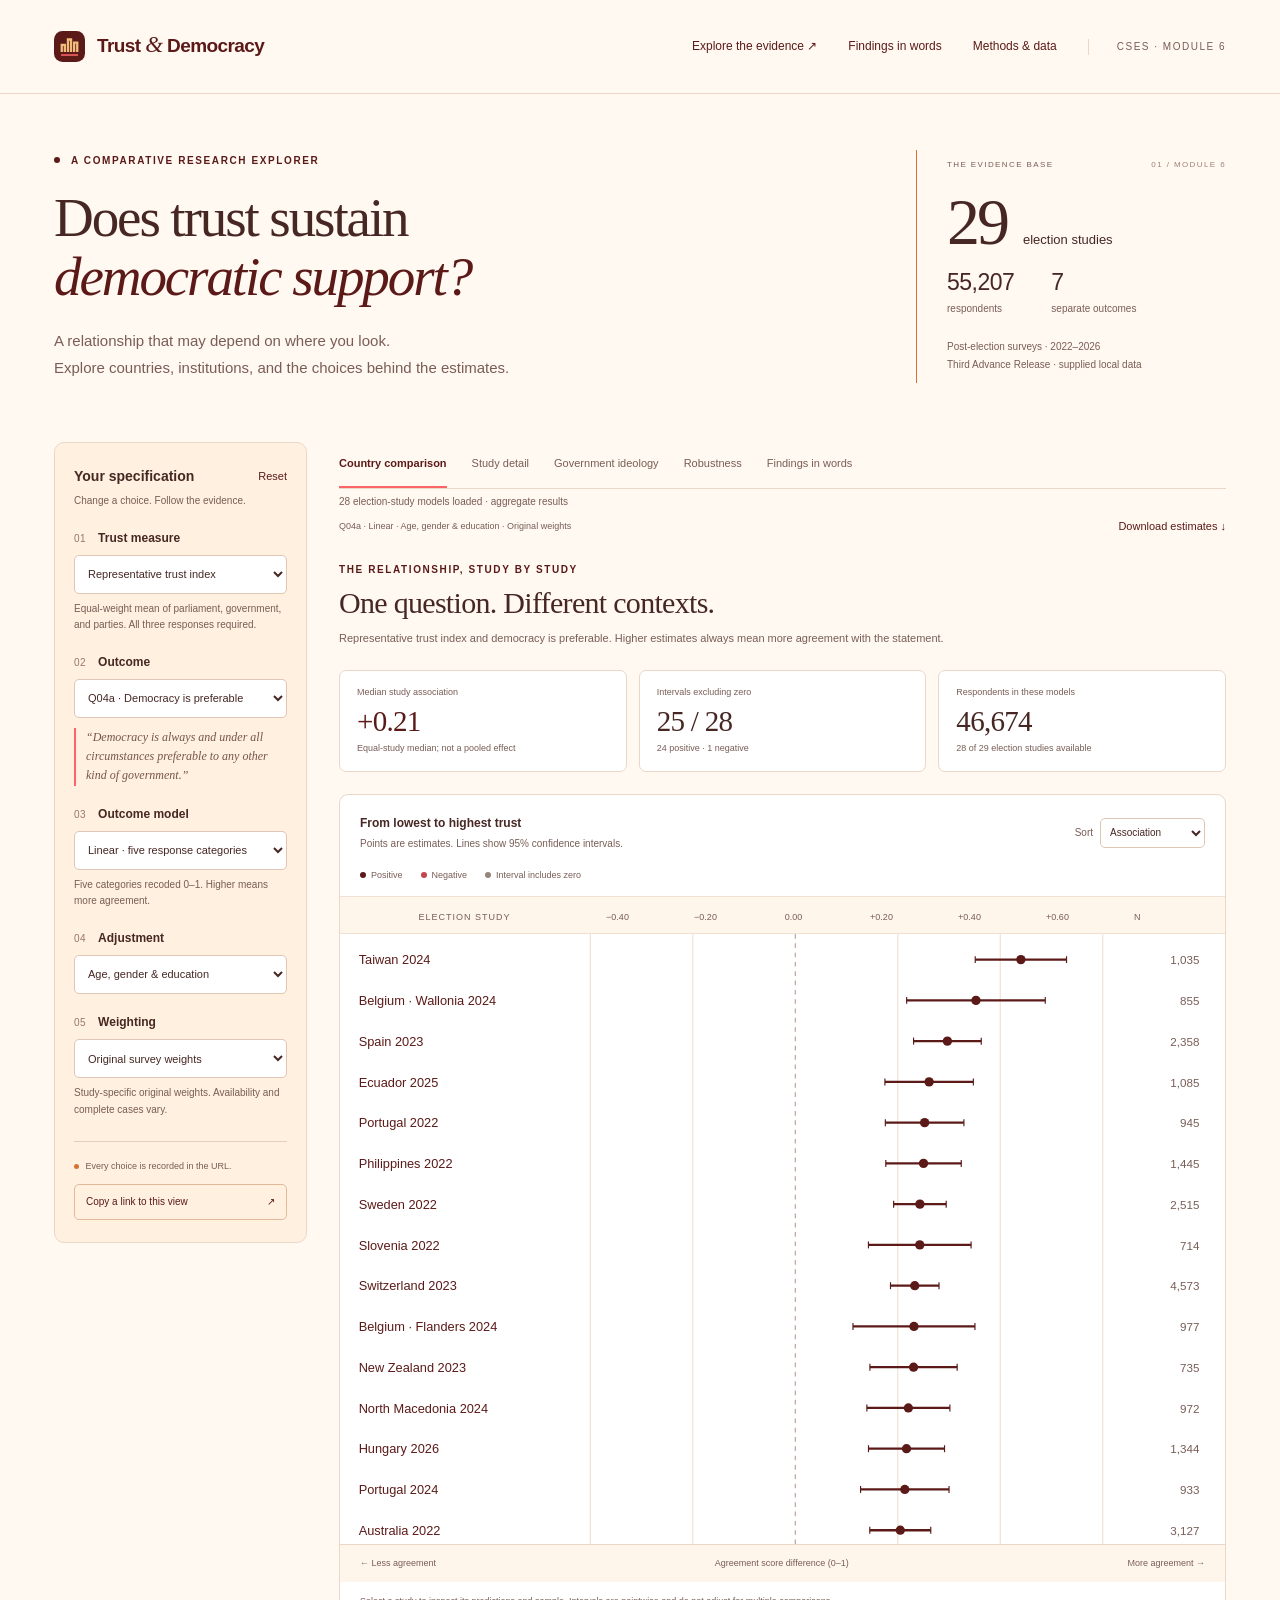
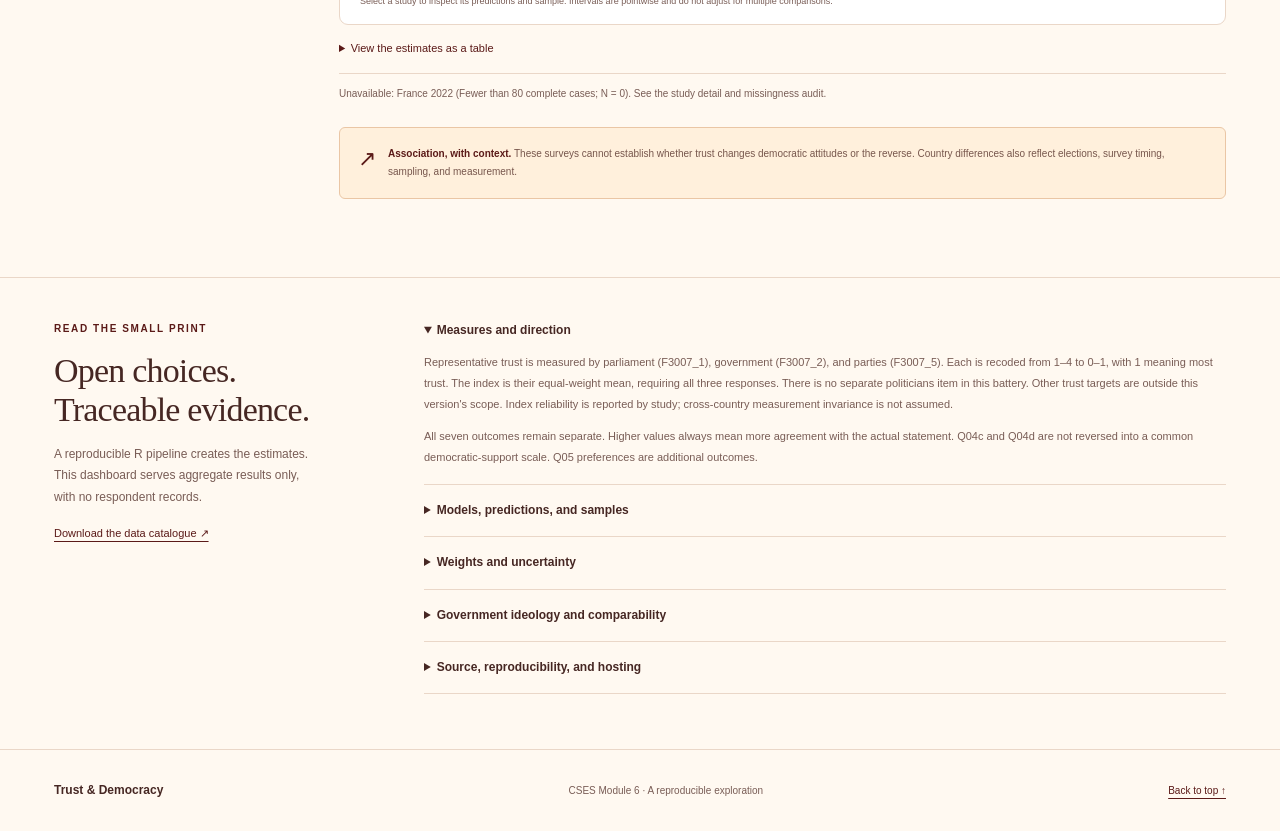
<file: docs/index.html>
<!doctype html>
<html lang="en">
<head>
  <meta charset="utf-8">
  <meta name="viewport" content="width=device-width, initial-scale=1">
  <meta name="description" content="Explore how trust in representative institutions relates to democratic attitudes across CSES election studies, with transparent modelling choices.">
  <meta name="theme-color" content="#5B1A18">
  <title>Trust & Democracy · CSES Explorer</title>
  <link rel="icon" href="assets/mark.svg" type="image/svg+xml">
  <link rel="stylesheet" href="assets/style.css">
  <script src="assets/app.js" defer></script>
</head>
<body>
  <a class="skip-link" href="#explorer">Skip to the explorer</a>
  <header class="site-header wrap">
    <a class="brand" href="./" aria-label="Trust and Democracy home"><img src="assets/mark.svg" width="31" height="31" alt=""><span>Trust <i>&</i> Democracy</span></a>
    <nav aria-label="Main navigation"><a href="#explorer">Explore the evidence <span aria-hidden="true">↗</span></a><a href="findings.html">Findings in words</a><a href="#methods">Methods & data</a><span class="release">CSES · MODULE 6</span></nav>
  </header>

  <main>
    <section class="intro wrap" aria-labelledby="page-title">
      <div class="intro-copy"><div class="eyebrow"><span class="dot"></span> A COMPARATIVE RESEARCH EXPLORER</div><h1 id="page-title">Does trust sustain<br><em>democratic support?</em></h1><p>A relationship that may depend on where you look.<br class="desktop-break"> Explore countries, institutions, and the choices behind the estimates.</p></div>
      <aside class="intro-aside" aria-label="Dataset overview"><div class="edition">THE EVIDENCE BASE <span>01 / MODULE 6</span></div><div class="big-stat"><strong id="study-count">29</strong><span>election studies</span></div><div class="intro-numbers"><div><strong id="respondent-count">55,207</strong><span>respondents</span></div><div><strong>7</strong><span>separate outcomes</span></div></div><p>Post-election surveys · 2022–2026<br> Third Advance Release · supplied local data</p></aside>
    </section>

    <section id="explorer" class="explorer wrap" aria-label="Interactive analysis">
      <aside class="controls-panel">
        <div class="control-heading"><h2>Your specification</h2><button id="reset" class="text-button" type="button">Reset</button></div>
        <p class="control-intro">Change a choice. Follow the evidence.</p>
        <label for="predictor">01 <span>Trust measure</span></label><select id="predictor"></select><p class="hint" id="predictor-hint"></p>
        <label for="outcome">02 <span>Outcome</span></label><select id="outcome"></select>
        <div id="statement" class="statement"></div>
        <label for="estimator">03 <span>Outcome model</span></label><select id="estimator"></select><p class="hint" id="estimator-hint"></p>
        <label for="adjustment">04 <span>Adjustment</span></label><select id="adjustment"></select>
        <label for="weighting">05 <span>Weighting</span></label><select id="weighting"></select><p class="hint">Study-specific original weights. Availability and complete cases vary.</p>
        <div class="controls-bottom"><span class="small-dot"></span> Every choice is recorded in the URL.<button type="button" id="share" class="outline-button">Copy a link to this view <span aria-hidden="true">↗</span></button></div>
      </aside>

      <div class="workspace">
        <div class="tabs" role="tablist" aria-label="Analysis views">
          <button id="tab-compare" role="tab" aria-selected="true" aria-controls="panel-compare" data-tab="compare">Country comparison</button>
          <button id="tab-detail" role="tab" aria-selected="false" aria-controls="panel-detail" data-tab="detail" tabindex="-1">Study detail</button>
          <button id="tab-context" role="tab" aria-selected="false" aria-controls="panel-context" data-tab="context" tabindex="-1">Government ideology</button>
          <button id="tab-robustness" role="tab" aria-selected="false" aria-controls="panel-robustness" data-tab="robustness" tabindex="-1">Robustness</button>
          <button id="tab-findings" role="tab" aria-selected="false" aria-controls="panel-findings" data-tab="findings" tabindex="-1">Findings in words</button>
        </div>
        <div id="status" class="status" role="status" aria-live="polite">Loading the analysis…</div>
        <div id="error" class="error" role="alert" hidden></div>
        <div class="spec-strip"><span id="spec-description"></span><button type="button" id="download" class="text-button">Download estimates ↓</button></div>
        <section id="panel-compare" class="view" role="tabpanel" aria-labelledby="tab-compare">
          <div class="view-heading"><div class="eyebrow">THE RELATIONSHIP, STUDY BY STUDY</div><h2>One question. Different contexts.</h2><p id="comparison-subtitle"></p></div>
          <div class="stats" id="comparison-stats"></div>
          <div class="chart-card"><div class="chart-toolbar"><div><h3>From lowest to highest trust</h3><p>Points are estimates. Lines show 95% confidence intervals.</p></div><label class="inline-label" for="sort">Sort <select id="sort"><option value="effect">Association</option><option value="name">Study name</option></select></label></div>
            <div class="legend"><span><i class="legend-dot green"></i> Positive</span><span><i class="legend-dot clay"></i> Negative</span><span><i class="legend-dot gray"></i> Interval includes zero</span></div>
            <div id="forest-axis" class="axis-container"></div><div id="forest" class="forest-scroll"></div>
            <div class="chart-footer"><span>← Less agreement</span><strong id="forest-unit"></strong><span>More agreement →</span></div>
            <p class="chart-note">Select a study to inspect its predictions and sample. Intervals are pointwise and do not adjust for multiple comparisons.</p>
          </div>
          <details class="table-disclosure"><summary>View the estimates as a table</summary><div class="table-scroll" id="results-table"></div></details>
          <div id="unavailable" class="subtle-note"></div>
        </section>

        <section id="panel-detail" class="view" role="tabpanel" aria-labelledby="tab-detail" hidden>
          <div class="view-heading"><div class="eyebrow">LOOK INSIDE AN ELECTION STUDY</div><h2>What does the relationship look like?</h2><p>Predictions averaged over the respondents included in this model.</p></div>
          <div class="view-tools"><label for="study">Election study <select id="study"></select></label></div>
          <div id="detail-stats" class="stats"></div><div class="chart-card"><div class="chart-toolbar"><div><h3 id="detail-title"></h3><p id="curve-subtitle"></p></div></div><div class="legend"><span><i class="legend-dot green"></i> Model prediction & 95% interval</span><span><i class="legend-dot hollow"></i> Observed mean</span></div><div id="curve" class="responsive-chart"></div><p class="chart-note">Observed means use this model's complete cases. Index responses are grouped to the nearest displayed trust level. Predictions can extend beyond the observed range. Linear predictions and delta-method intervals can extend beyond 0–1.</p></div>
          <div id="study-notes" class="study-notes"></div>
        </section>

        <section id="panel-context" class="view" role="tabpanel" aria-labelledby="tab-context" hidden>
          <div class="view-heading"><div class="eyebrow">AN EXPLORATORY CONTEXT COMPARISON</div><h2>Does government ideology matter?</h2><p>Compare each study's trust association with a derived cabinet position.</p></div>
          <div class="view-tools"><label for="timing">Cabinet <select id="timing"><option value="before">Before the election</option><option value="after">After the election</option></select></label><label for="coverage">Minimum portfolio coverage <select id="coverage"><option value="0.8">80% · default</option><option value="1">100% · complete cabinet</option><option value="0.5">50% · broader coverage</option></select></label></div>
          <div id="context-stats" class="stats"></div><div class="chart-card"><div class="chart-toolbar"><div><h3>Cabinet position and the trust association</h3><p>One point per eligible election study. Studies have equal weight in the fitted line.</p></div></div><div id="context-chart" class="responsive-chart"></div><p class="chart-note">The line is a second-stage regression of estimated study associations on cabinet ideology. Its 95% interval uses country-clustered errors. It does not propagate first-stage estimation uncertainty or identify causal moderation.</p></div>
          <div id="context-notes" class="study-notes"></div>
          <details class="table-disclosure"><summary>Cabinet coverage and included studies</summary><div id="context-table" class="table-scroll"></div></details>
        </section>

        <section id="panel-robustness" class="view" role="tabpanel" aria-labelledby="tab-robustness" hidden>
          <div class="view-heading"><div class="eyebrow">MAKE THE ANALYTICAL CHOICES VISIBLE</div><h2>How much do the results move?</h2><p>Compare adjustment and weighting choices within the selected outcome model.</p></div>
          <div class="view-tools"><label for="robust-study">Election study <select id="robust-study"></select></label><label class="checkbox-label"><input type="checkbox" id="all-trust"> Compare all four trust measures</label></div>
          <div id="robust-stats" class="stats"></div><div class="chart-card"><div class="chart-toolbar"><div><h3 id="robust-title">A small specification curve</h3><p>Same outcome and model family. Complete-case samples can change with adjustment.</p></div></div><div id="robust-chart" class="responsive-chart"></div><p class="chart-note">Specifications share respondents and are not independent replications. This grid is a sensitivity check, not an exhaustive multiverse or a search for significance.</p></div>
          <details class="table-disclosure"><summary>Inspect these specifications</summary><div id="robust-table" class="table-scroll"></div></details>
        </section>
        <section id="panel-findings" class="view" role="tabpanel" aria-labelledby="tab-findings" hidden>
          <!-- FINDINGS:START -->
<article class="findings-copy" aria-labelledby="findings-title">
  <div class="eyebrow">THE FINDINGS, IN EVERYDAY LANGUAGE</div>
  <h2 id="findings-title">Trust goes with support for democracy.<br> <em>But the story has more than one part.</em></h2>
  <p class="findings-lead">People who trust representative institutions more usually express stronger agreement that democracy is preferable to other forms of government. That does not mean they always favour checks on leaders, or agree about how political decisions should be made.</p>
  <div class="findings-reference"><strong>Which results does this page describe?</strong><p>This is a fixed summary of the reference models: the average of trust in parliament, government and parties; separate election-study models; the five-category agreement scale; adjustment for age, gender and education; and the original survey weights where available. The seven outcomes are kept separate. Changing the explorer's settings does not rewrite this summary.</p><p>The source contains 55,207 respondents in 29 election studies. These reference models are available for 28 studies. France is absent from these adjusted comparisons because age and education are missing in the supplied file; its unadjusted models are available.</p></div>

  <section class="finding-section"><div class="finding-number">01</div><div><h3>The clearest pattern concerns democracy's preferability</h3>
    <p>In 24 of the 28 available studies, higher trust is associated with more agreement that democracy is always preferable to any other form of government, and the estimate's uncertainty range stays above zero. One study has a clear negative association; in the remaining 3, the range includes both positive and negative possibilities.</p>
    <p>The broad pattern also appears when government, parliament and parties are examined separately: respectively 25, 24 and 23 studies have positive associations whose uncertainty ranges stay above zero. This finding is not solely a consequence of averaging the three trust questions.</p>
    <p>Still, the estimated size varies. Taiwan has the largest positive estimate in this reference comparison. Great Britain has a smaller positive estimate. Türkiye has a negative estimate: people expressing more trust express less agreement that democracy is always preferable, after the included adjustments. Comparing separate estimates does not, on its own, establish a statistically reliable difference between countries.</p></div></section>

  <section class="finding-section"><div class="finding-number">02</div><div><h3>Supporting democracy can coexist with accepting a rule-bending leader</h3>
    <p>More trusting respondents also show more agreement that a strong leader may bend the rules in 14 studies, with uncertainty ranges above zero. In 4 studies, the association runs in the opposite direction. In 10, its direction remains uncertain.</p>
    <p>These are separate patterns measured in the same surveys. They do not show that every person who supports democracy also accepts rule-bending, or that trust causes either view. They suggest that saying “democracy is preferable” does not capture every part of a person's democratic outlook.</p>
    <p>Views about courts tell a less consistent story: 4 studies have clear positive associations, 7 have negative ones, and 17 have ranges that include zero. On women's representation, more trust goes with less agreement that policies have “gone too far” in 17 studies, but with more agreement in 7. The questions should be read individually.</p></div></section>

  <section class="finding-section"><div class="finding-number">03</div><div><h3>Trust is often linked to less appetite for alternatives to elected politicians</h3>
    <p>The decision-preference questions ask whether important decisions would be better left to business leaders, independent experts, or citizens in referendums, instead of elected politicians.</p>
    <p>Higher trust is linked to less support for replacing elected politicians with independent experts in 14 studies, and with citizens in referendums in 17. There are positive associations in 4 and 3 studies respectively. Results for business leaders are more mixed: 9 negative associations, 6 positive ones, and 13 uncertain directions.</p>
    <p>A response to these questions is not a complete verdict on democracy. For example, favouring referendums can express a preference for a different form of democratic decision-making.</p></div></section>

  <section class="finding-section"><div class="finding-number">04</div><div><h3>Government ideology does not yet provide a clear explanation</h3>
    <p>The dashboard estimates cabinet positions by combining expert assessments of parties with the number of cabinet posts they hold. Some cabinet members or parties have no usable ideological position.</p>
    <p>For the pre-election comparison, requiring positions for at least 80% of cabinet posts leaves 15 studies. The fitted line suggests a less positive trust–democracy association under cabinets placed further right, but the uncertainty range includes both a negative and a positive relationship. These results do not give a clear answer about government ideology.</p>
    <p>This comparison has limited coverage and few countries. It compares patterns between studies, rather than showing how a particular government changes an individual's attitudes. A pre- or post-election cabinet may also differ from the government in office on the interview date.</p></div></section>

  <section class="finding-section"><div class="finding-number">05</div><div><h3>Use the explorer to check how choices change the picture</h3>
    <p>The default analysis is one reasonable way to examine the question. Visitors can change the trust measure, include fewer or more controls, turn weighting off, or analyse agreement as a yes/no outcome. The Robustness view compares the declared control and weighting choices for a study.</p>
    <p>For scale, the Great Britain estimate for democracy's preferability corresponds to about 0.38 points on the original five-point agreement scale when comparing the lowest with the highest possible trust. That is an estimated contrast between the extremes, not a typical person's change, a correlation coefficient, or a percentage-point change in the population.</p>
    <p>More controls can also mean fewer respondents with complete answers. A change in the estimate can reflect both adjustment and a different sample. The dashboard reports the sample size for each model.</p></div></section>

  <details class="findings-counts"><summary>See the study counts behind this summary</summary><p>Each row describes 28 available election studies, using the same reference choices. “Uncertain direction” means the 95% confidence interval includes zero; it does not prove there is no relationship. A positive association always means more agreement with the statement, including the rule-bending and “gone too far” statements.</p><div class="table-scroll"><table><thead><tr><th scope="col">Statement / decision preference</th><th scope="col">More agreement</th><th scope="col">Less agreement</th><th scope="col">Uncertain direction</th></tr></thead><tbody><tr><th scope="row">Democracy is preferable</th><td>24</td><td>1</td><td>3</td></tr><tr><th scope="row">Courts constrain government</th><td>4</td><td>7</td><td>17</td></tr><tr><th scope="row">A leader may bend the rules</th><td>14</td><td>4</td><td>10</td></tr><tr><th scope="row">Women&#x27;s representation has gone too far</th><td>7</td><td>17</td><td>4</td></tr><tr><th scope="row">Decisions by business leaders</th><td>6</td><td>9</td><td>13</td></tr><tr><th scope="row">Decisions by independent experts</th><td>4</td><td>14</td><td>10</td></tr><tr><th scope="row">Decisions by citizens in referendums</th><td>3</td><td>17</td><td>8</td></tr></tbody></table></div></details>
  <div class="findings-caution"><h3>What these results cannot establish</h3><p>These are associations from post-election surveys. We cannot tell whether trust changes attitudes, attitudes change trust, or other factors influence both. An uncertainty range that excludes zero is not proof of causation or practical importance. Many comparisons are shown without a correction for looking at many results, and the available survey information does not reconstruct each country's full sampling design. The findings describe this preliminary release and these model choices.</p></div>
  <div class="findings-actions"><a href="analysis-decisions.txt" download>Download every analysis decision (.txt) ↓</a><a href="findings.html">Open this summary as a separate page ↗</a></div>
  <p class="findings-source">Source: CSES Module 6 Third Advance Release, VER2026-NOV-17. Reference results generated 2026-11-18. The summary is rebuilt from the saved results; the wording should be reviewed if the underlying data or models change.</p>
</article>
<!-- FINDINGS:END -->
        </section>
        <div class="interpretation"><span aria-hidden="true">↗</span><p><strong>Association, with context.</strong> These surveys cannot establish whether trust changes democratic attitudes or the reverse. Country differences also reflect elections, survey timing, sampling, and measurement.</p></div>
      </div>
    </section>

    <section class="methods wrap" id="methods" aria-labelledby="methods-title"><div class="methods-intro"><div class="eyebrow">READ THE SMALL PRINT</div><h2 id="methods-title">Open choices.<br>Traceable evidence.</h2><p>A reproducible R pipeline creates the estimates. This dashboard serves aggregate results only, with no respondent records.</p><a href="results/catalog.json" download>Download the data catalogue ↗</a></div><div class="method-details">
      <details open><summary>Measures and direction</summary><p>Representative trust is measured by parliament (F3007_1), government (F3007_2), and parties (F3007_5). Each is recoded from 1–4 to 0–1, with 1 meaning most trust. The index is their equal-weight mean, requiring all three responses. There is no separate politicians item in this battery. Other trust targets are outside this version's scope. Index reliability is reported by study; cross-country measurement invariance is not assumed.</p><p>All seven outcomes remain separate. Higher values always mean more agreement with the actual statement. Q04c and Q04d are not reversed into a common democratic-support scale. Q05 preferences are additional outcomes.</p></details>
      <details><summary>Models, predictions, and samples</summary><p>Linear models retain all five response categories, recoded (5 − response)/4. Logistic models contrast strongly/somewhat agree (1–2) with neutral/disagree (3–5). This dichotomization is a sensitivity choice; ordinal models are not included. Refusals, don't-knows, missing values, and study-note codes outside the valid response ranges are excluded.</p><p>Models are fit separately to each election study. Controls are no controls; age (linear), gender, and three education groups; or these demographics plus personal left–right position (linear, 0–10). Gender includes the available non-binary/another category. No income control is included because of additional missingness. Constant controls are omitted and disclosed. Each fit requires at least 80 complete cases, three trust values, outcome variation, and a nonsingular converged fit.</p><p>Displayed associations compare predictions at trust 1 versus trust 0, averaged over each fit's estimation sample using its analysis weights. Logistic contrasts use the response-probability scale and delta-method intervals; linear contrasts use the normalized agreement scale. The estimands differ across model families. Predictions are adjusted marginal means, not the response of an otherwise identical real respondent.</p></details>
      <details><summary>Weights and uncertainty</summary><p>The supplied F1103_* and F1105_* derived weight columns are all constant at 1. The pipeline therefore prefers varying original demographic weights (F1101_2), falls back to varying original sample weights (F1101_1), and otherwise uses unit weights. Political weights are not used. Great Britain's weight location differs from its design report; the source column is disclosed. Weights are normalized within study. Nonpositive or nonfinite weights are excluded.</p><p>Fits use survey::svyglm with respondent-level sandwich errors and t-based 95% intervals. Respondents are treated as independent sampling units: harmonized PSU/strata identifiers are unavailable in the supplied file, so these intervals do not reconstruct the full national complex-sample designs. Kish effective sample size describes weight dispersion only. It is not a full design-adjusted effective sample size. Intervals are pointwise and no multiplicity correction is applied. The median association gives every available study equal weight; it is not a pooled individual-level effect.</p></details>
      <details><summary>Government ideology and comparability</summary><p>Cabinet ideology is the portfolio-weighted mean of expert party left–right positions (F5029_A–I), using pre-election portfolios F5021_A–I or post-election portfolios F5022_A–I. Coverage is positioned portfolios divided by total cabinet size (F5021_2 / F5022_2). Independents and parties without positions contribute to uncovered portfolios. Unknown portfolio counts are excluded; zero portfolios are valid; coded missing values are never treated as portfolios. Incoherent coverage above 100% is unavailable. The selected coverage threshold determines inclusion.</p><p>Positions describe the covered cabinet share, which can be selective even above 80%. Before/after cabinets need not match the government in office on each interview date. The context chart is an ecological second-stage comparison, with equal-study OLS and country-clustered intervals (t with countries − 1 degrees of freedom); it is not an individual-level interaction test. At least eight studies and six countries are required. Countries and regional samples can differ in the parties covered and expert placements.</p><p>Portugal's elections remain separate. Belgium's Flanders and Wallonia samples also remain separate; both share Belgium's country cluster for context inference. The supplied release contains preliminary data and documentation discrepancies. No external corrections have been silently applied.</p></details>
      <details><summary>Source, reproducibility, and hosting</summary><p id="citation">CSES Module 6 Third Advance Release. See the data catalogue for the version and DOI embedded in the supplied file.</p><p>The project includes R cleaning and model scripts, study and missingness audits, a full CSV of estimates, and instructions for rebuilding. <a href="analysis-decisions.txt" download>Download the complete coding and analysis decisions (.txt)</a>, including the exact missing-value rules and study-specific sample counts. All modelling choices are precomputed; visitors select the declared grid rather than fit arbitrary new formulas. Share a view using its URL or download the current estimates.</p><p>This site uses relative paths and no external runtime dependencies. It can be hosted from a GitHub repository's docs folder using <a href="https://docs.github.com/en/pages/getting-started-with-github-pages/configuring-a-publishing-source-for-your-github-pages-site" target="_blank" rel="noopener">GitHub Pages</a>. Model uncertainty follows the <a href="https://r-survey.r-forge.r-project.org/pkgdown/docs/reference/svyglm.html" target="_blank" rel="noopener">survey package documentation</a>.</p></details>
    </div></section>
  </main>
  <footer class="wrap"><span>Trust & Democracy</span><p>CSES Module 6 · A reproducible exploration</p><a href="#page-title">Back to top ↑</a></footer>
  <noscript><p class="error">JavaScript is needed to explore the estimates. Aggregate JSON files remain available in the results folder.</p></noscript>
</body>
</html>
</file>
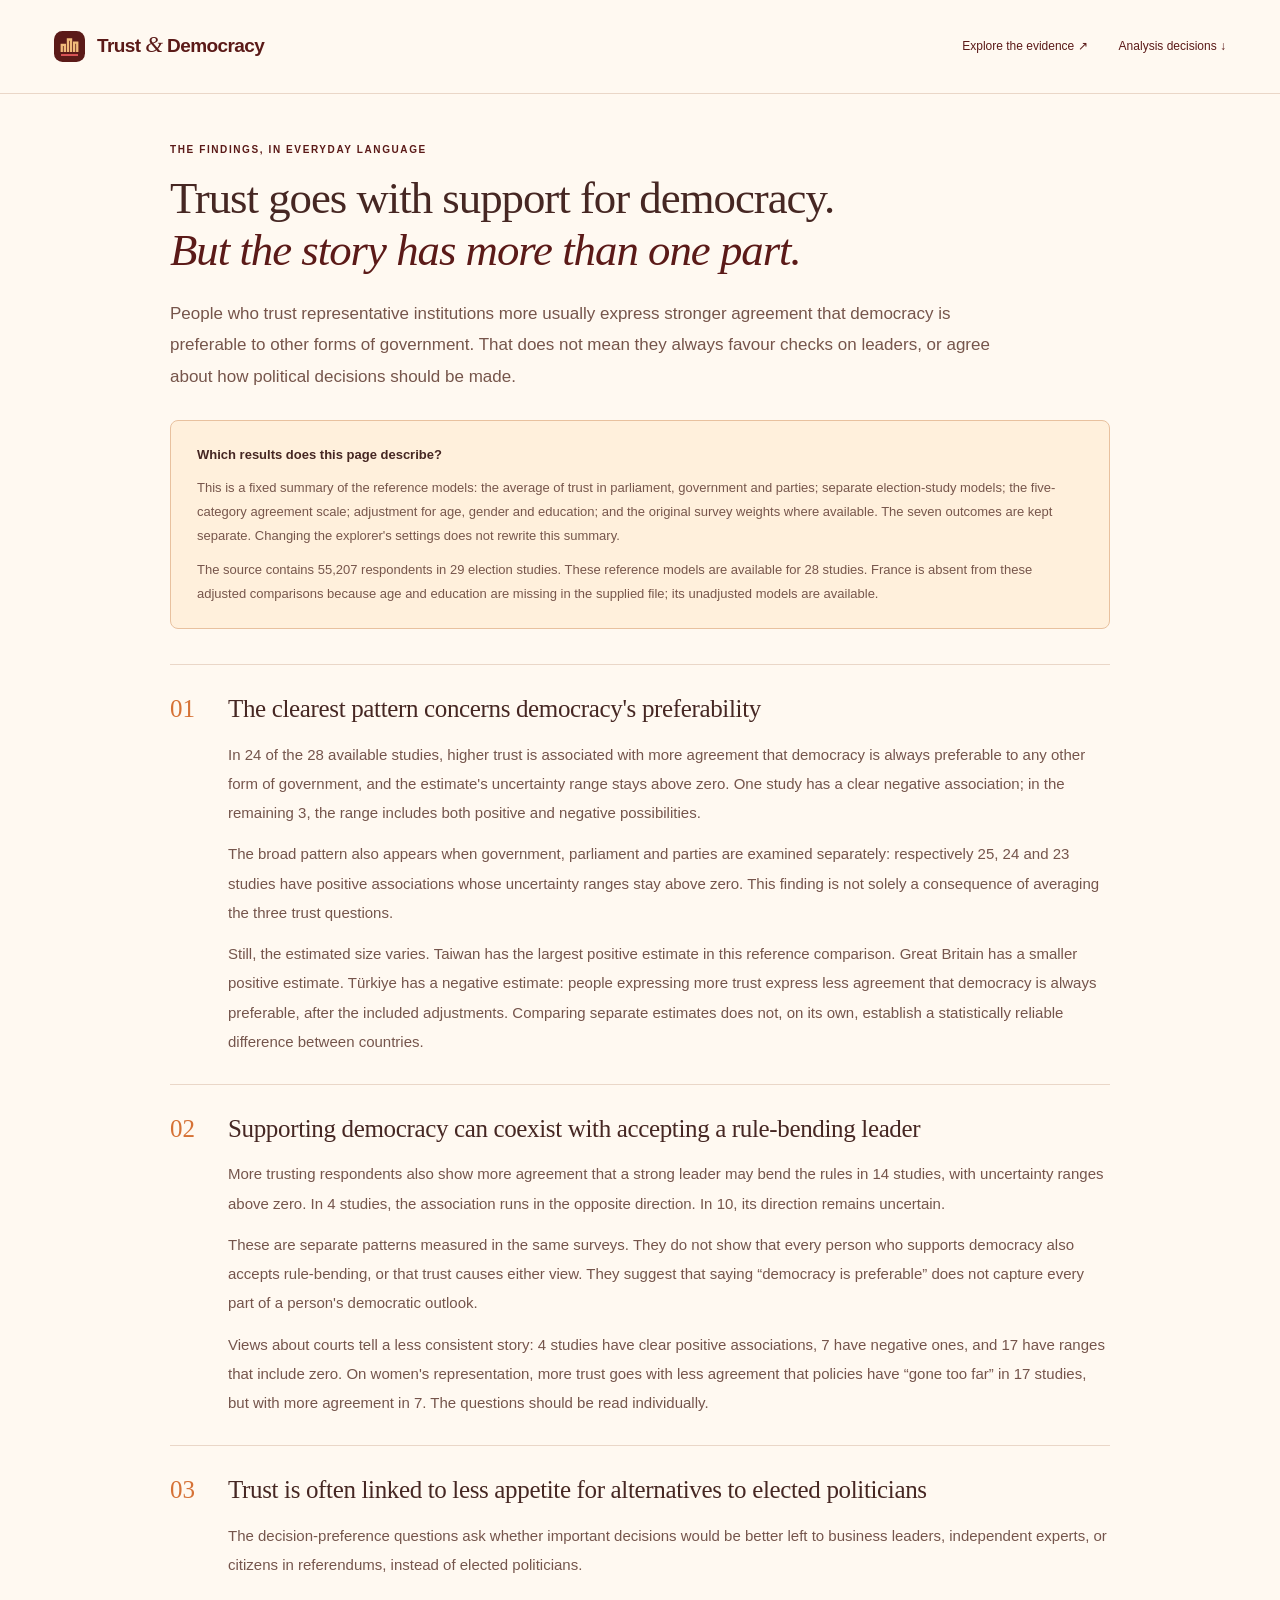
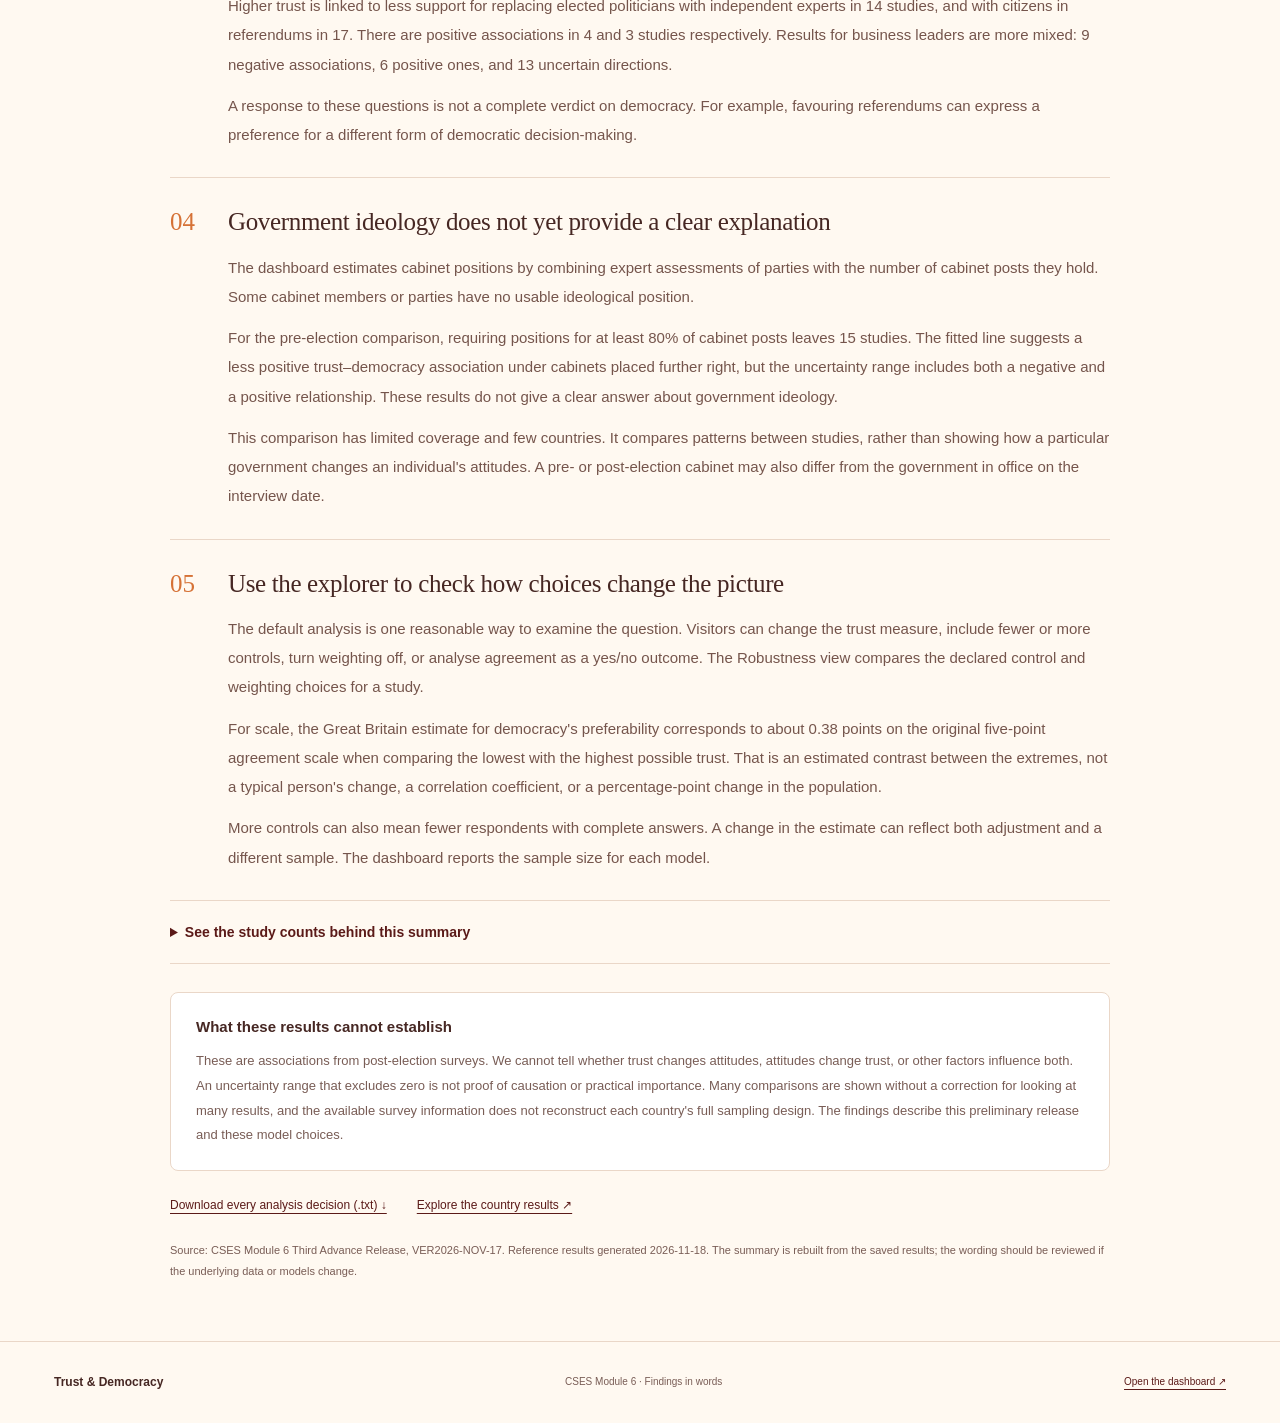
<file: docs/findings.html>
<!doctype html>
<html lang="en"><head><meta charset="utf-8"><meta name="viewport" content="width=device-width, initial-scale=1"><meta name="description" content="What CSES surveys tell us about trust and democratic attitudes, explained in everyday language."><title>Findings · Trust &amp; Democracy</title><link rel="icon" href="assets/mark.svg" type="image/svg+xml"><link rel="stylesheet" href="assets/style.css"></head>
<body><a class="skip-link" href="#findings">Skip to findings</a><header class="site-header wrap"><a class="brand" href="./"><img src="assets/mark.svg" width="31" height="31" alt=""><span>Trust <i>&amp;</i> Democracy</span></a><nav aria-label="Main navigation"><a href="./#explorer">Explore the evidence ↗</a><a href="analysis-decisions.txt" download>Analysis decisions ↓</a></nav></header><main id="findings" class="wrap findings-page"><article class="findings-copy" aria-labelledby="findings-title">
  <div class="eyebrow">THE FINDINGS, IN EVERYDAY LANGUAGE</div>
  <h1 id="findings-title">Trust goes with support for democracy.<br> <em>But the story has more than one part.</em></h1>
  <p class="findings-lead">People who trust representative institutions more usually express stronger agreement that democracy is preferable to other forms of government. That does not mean they always favour checks on leaders, or agree about how political decisions should be made.</p>
  <div class="findings-reference"><strong>Which results does this page describe?</strong><p>This is a fixed summary of the reference models: the average of trust in parliament, government and parties; separate election-study models; the five-category agreement scale; adjustment for age, gender and education; and the original survey weights where available. The seven outcomes are kept separate. Changing the explorer's settings does not rewrite this summary.</p><p>The source contains 55,207 respondents in 29 election studies. These reference models are available for 28 studies. France is absent from these adjusted comparisons because age and education are missing in the supplied file; its unadjusted models are available.</p></div>

  <section class="finding-section"><div class="finding-number">01</div><div><h2>The clearest pattern concerns democracy's preferability</h2>
    <p>In 24 of the 28 available studies, higher trust is associated with more agreement that democracy is always preferable to any other form of government, and the estimate's uncertainty range stays above zero. One study has a clear negative association; in the remaining 3, the range includes both positive and negative possibilities.</p>
    <p>The broad pattern also appears when government, parliament and parties are examined separately: respectively 25, 24 and 23 studies have positive associations whose uncertainty ranges stay above zero. This finding is not solely a consequence of averaging the three trust questions.</p>
    <p>Still, the estimated size varies. Taiwan has the largest positive estimate in this reference comparison. Great Britain has a smaller positive estimate. Türkiye has a negative estimate: people expressing more trust express less agreement that democracy is always preferable, after the included adjustments. Comparing separate estimates does not, on its own, establish a statistically reliable difference between countries.</p></div></section>

  <section class="finding-section"><div class="finding-number">02</div><div><h2>Supporting democracy can coexist with accepting a rule-bending leader</h2>
    <p>More trusting respondents also show more agreement that a strong leader may bend the rules in 14 studies, with uncertainty ranges above zero. In 4 studies, the association runs in the opposite direction. In 10, its direction remains uncertain.</p>
    <p>These are separate patterns measured in the same surveys. They do not show that every person who supports democracy also accepts rule-bending, or that trust causes either view. They suggest that saying “democracy is preferable” does not capture every part of a person's democratic outlook.</p>
    <p>Views about courts tell a less consistent story: 4 studies have clear positive associations, 7 have negative ones, and 17 have ranges that include zero. On women's representation, more trust goes with less agreement that policies have “gone too far” in 17 studies, but with more agreement in 7. The questions should be read individually.</p></div></section>

  <section class="finding-section"><div class="finding-number">03</div><div><h2>Trust is often linked to less appetite for alternatives to elected politicians</h2>
    <p>The decision-preference questions ask whether important decisions would be better left to business leaders, independent experts, or citizens in referendums, instead of elected politicians.</p>
    <p>Higher trust is linked to less support for replacing elected politicians with independent experts in 14 studies, and with citizens in referendums in 17. There are positive associations in 4 and 3 studies respectively. Results for business leaders are more mixed: 9 negative associations, 6 positive ones, and 13 uncertain directions.</p>
    <p>A response to these questions is not a complete verdict on democracy. For example, favouring referendums can express a preference for a different form of democratic decision-making.</p></div></section>

  <section class="finding-section"><div class="finding-number">04</div><div><h2>Government ideology does not yet provide a clear explanation</h2>
    <p>The dashboard estimates cabinet positions by combining expert assessments of parties with the number of cabinet posts they hold. Some cabinet members or parties have no usable ideological position.</p>
    <p>For the pre-election comparison, requiring positions for at least 80% of cabinet posts leaves 15 studies. The fitted line suggests a less positive trust–democracy association under cabinets placed further right, but the uncertainty range includes both a negative and a positive relationship. These results do not give a clear answer about government ideology.</p>
    <p>This comparison has limited coverage and few countries. It compares patterns between studies, rather than showing how a particular government changes an individual's attitudes. A pre- or post-election cabinet may also differ from the government in office on the interview date.</p></div></section>

  <section class="finding-section"><div class="finding-number">05</div><div><h2>Use the explorer to check how choices change the picture</h2>
    <p>The default analysis is one reasonable way to examine the question. Visitors can change the trust measure, include fewer or more controls, turn weighting off, or analyse agreement as a yes/no outcome. The Robustness view compares the declared control and weighting choices for a study.</p>
    <p>For scale, the Great Britain estimate for democracy's preferability corresponds to about 0.38 points on the original five-point agreement scale when comparing the lowest with the highest possible trust. That is an estimated contrast between the extremes, not a typical person's change, a correlation coefficient, or a percentage-point change in the population.</p>
    <p>More controls can also mean fewer respondents with complete answers. A change in the estimate can reflect both adjustment and a different sample. The dashboard reports the sample size for each model.</p></div></section>

  <details class="findings-counts"><summary>See the study counts behind this summary</summary><p>Each row describes 28 available election studies, using the same reference choices. “Uncertain direction” means the 95% confidence interval includes zero; it does not prove there is no relationship. A positive association always means more agreement with the statement, including the rule-bending and “gone too far” statements.</p><div class="table-scroll"><table><thead><tr><th scope="col">Statement / decision preference</th><th scope="col">More agreement</th><th scope="col">Less agreement</th><th scope="col">Uncertain direction</th></tr></thead><tbody><tr><th scope="row">Democracy is preferable</th><td>24</td><td>1</td><td>3</td></tr><tr><th scope="row">Courts constrain government</th><td>4</td><td>7</td><td>17</td></tr><tr><th scope="row">A leader may bend the rules</th><td>14</td><td>4</td><td>10</td></tr><tr><th scope="row">Women&#x27;s representation has gone too far</th><td>7</td><td>17</td><td>4</td></tr><tr><th scope="row">Decisions by business leaders</th><td>6</td><td>9</td><td>13</td></tr><tr><th scope="row">Decisions by independent experts</th><td>4</td><td>14</td><td>10</td></tr><tr><th scope="row">Decisions by citizens in referendums</th><td>3</td><td>17</td><td>8</td></tr></tbody></table></div></details>
  <div class="findings-caution"><h2>What these results cannot establish</h2><p>These are associations from post-election surveys. We cannot tell whether trust changes attitudes, attitudes change trust, or other factors influence both. An uncertainty range that excludes zero is not proof of causation or practical importance. Many comparisons are shown without a correction for looking at many results, and the available survey information does not reconstruct each country's full sampling design. The findings describe this preliminary release and these model choices.</p></div>
  <div class="findings-actions"><a href="analysis-decisions.txt" download>Download every analysis decision (.txt) ↓</a><a href="./#explorer">Explore the country results ↗</a></div>
  <p class="findings-source">Source: CSES Module 6 Third Advance Release, VER2026-NOV-17. Reference results generated 2026-11-18. The summary is rebuilt from the saved results; the wording should be reviewed if the underlying data or models change.</p>
</article></main><footer class="wrap"><span>Trust &amp; Democracy</span><p>CSES Module 6 · Findings in words</p><a href="./#explorer">Open the dashboard ↗</a></footer></body></html>
</file>
<file: docs/assets/style.css>
:root{--apricot:#F1BB7B;--coral:#FD6467;--orange:#D67236;--paper:#fff9f1;--white:#fff;--ink:#462723;--muted:#795d56;--green:#5B1A18;--dark:#5B1A18;--light:#fff0df;--line:#ead7c8;--clay:#C3454D;--gray:#98847b;--serif:Georgia,'Times New Roman',serif;--sans:-apple-system,BlinkMacSystemFont,'Segoe UI',sans-serif}
*{box-sizing:border-box}html{scroll-behavior:smooth;scroll-padding-top:20px}body{margin:0;background:var(--paper);color:var(--ink);font:14px/1.6 var(--sans)}button,select,input{font:inherit}button,select,summary,a{-webkit-tap-highlight-color:transparent}button,a,select,input,summary{outline-offset:4px}button:focus-visible,a:focus-visible,select:focus-visible,input:focus-visible,summary:focus-visible,[tabindex]:focus-visible{outline:2px solid var(--green)}button{cursor:pointer}a{color:var(--dark);text-underline-offset:4px}button:disabled{opacity:.45;cursor:wait}.wrap{max-width:1440px;margin:0 auto;padding-left:54px;padding-right:54px}.site-header{height:94px;display:flex;align-items:center;justify-content:space-between;border-bottom:1px solid var(--line);gap:24px}.brand{display:flex;align-items:center;gap:12px;text-decoration:none;font-size:19px;font-weight:650;letter-spacing:-.6px;white-space:nowrap}.brand i{font:italic 23px var(--serif);font-weight:400}.site-header nav{display:flex;align-items:center;gap:31px;font-size:12px}.site-header nav a{text-decoration:none}.site-header nav a:hover{text-decoration:underline}.release{font-size:10px;letter-spacing:1.5px;color:var(--muted);padding-left:28px;border-left:1px solid var(--line)}.intro{padding-top:56px;padding-bottom:52px;display:grid;grid-template-columns:1fr 310px;gap:70px;align-items:center}.eyebrow{font-size:10px;font-weight:650;letter-spacing:1.6px;line-height:1.5;color:var(--green)}.dot{display:inline-block;width:6px;height:6px;background:var(--green);border-radius:50%;margin-right:7px;vertical-align:1px}h1{font:normal clamp(42px,4.3vw,62px)/1.08 var(--serif);letter-spacing:-2.1px;margin:20px 0}h1 em{color:var(--green);font-weight:400}.intro-copy>p{font-size:15px;line-height:1.8;color:var(--muted);margin:0}.intro-aside{border-left:1px solid #e5b18e;padding:9px 0 9px 30px}.edition{display:flex;justify-content:space-between;font-size:8px;letter-spacing:1.4px;color:var(--muted);gap:15px}.edition span{color:#a18276;font-size:8px}.big-stat{display:flex;align-items:baseline;gap:16px;margin:14px 0 6px}.big-stat strong{font:normal 66px/1.1 var(--serif);letter-spacing:-3px}.big-stat>span{font-size:13px}.intro-numbers{display:flex;gap:37px}.intro-numbers div{display:flex;flex-direction:column}.intro-numbers strong{font-size:23px;font-weight:400;letter-spacing:-.5px}.intro-numbers span{font-size:10px;color:var(--muted)}.intro-aside>p{font-size:10px;line-height:1.8;color:var(--muted);margin:21px 0 0}.explorer{display:grid;grid-template-columns:253px minmax(0,1fr);gap:32px;align-items:start;padding-top:7px}.controls-panel{border:1px solid var(--line);background:#fff0df;border-radius:10px;padding:22px 19px;position:sticky;top:18px}.control-heading{display:flex;align-items:center;justify-content:space-between;gap:8px}.control-heading h2{font-size:14px;font-weight:600;margin:0}.text-button{border:0;background:transparent;color:var(--green);font-size:11px;padding:0;text-decoration:underline;text-decoration-color:transparent;text-underline-offset:3px}.text-button:hover{text-decoration-color:currentColor}.control-intro{color:var(--muted);font-size:10px;margin:5px 0 20px}.controls-panel>label{display:block;font-size:10px;font-weight:500;color:#9b7666;margin:19px 0 7px;letter-spacing:.4px}.controls-panel>label span{font-size:12px;color:var(--ink);margin-left:9px;font-weight:600;letter-spacing:0}select{appearance:auto;border:1px solid #dfc5b4;border-radius:5px;background:#fff;color:var(--ink);width:100%;padding:10px 23px 10px 9px;font-size:11px;cursor:pointer;min-height:39px}.controls-panel select{font-size:11px}.hint{font-size:10px;line-height:1.65;color:var(--muted);margin:7px 0 0}.statement{font:italic 12px/1.6 var(--serif);color:#76554b;margin-top:10px;padding-left:10px;border-left:2px solid #D67236}.controls-bottom{font-size:9px;color:var(--muted);margin-top:23px;padding-top:17px;border-top:1px solid #e7cdb9}.small-dot{height:5px;width:5px;border-radius:50%;background:#D67236;display:inline-block;margin-right:4px}.outline-button{border:1px solid #e2ba9b;border-radius:5px;background:transparent;color:var(--dark);display:flex;align-items:center;justify-content:space-between;padding:9px 11px;width:100%;font-size:10px;margin-top:11px}.outline-button:hover{background:#ffe1be}.workspace{min-width:0}.tabs{display:flex;gap:25px;border-bottom:1px solid var(--line);overflow-x:auto;scrollbar-width:thin}.tabs button{border:0;border-bottom:2px solid transparent;padding:13px 0;background:transparent;white-space:nowrap;color:var(--muted);font-size:11px}.tabs button[aria-selected=true]{border-bottom-color:var(--green);color:var(--dark);font-weight:650}.status{font-size:10px;color:var(--muted);height:20px;margin-top:5px}.error{padding:18px;background:#fff0e9;border:1px solid #d9a288;border-radius:5px;color:#713c27;margin:10px 0}.spec-strip{display:flex;align-items:center;justify-content:space-between;gap:14px;font-size:9px;color:var(--muted);margin:4px 0 27px}.view-heading h2{font:normal 30px/1.2 var(--serif);letter-spacing:-.7px;margin:8px 0}.view-heading>p{font-size:11px;color:var(--muted);margin:9px 0 0}.stats{display:grid;grid-template-columns:repeat(3,minmax(0,1fr));gap:12px;margin:22px 0}.stat{padding:15px 17px;background:#fff;border:1px solid var(--line);border-radius:7px}.stat>span{display:block;color:var(--muted);font-size:9px;line-height:1.5}.stat strong{display:block;font:normal 29px/1.2 var(--serif);letter-spacing:-.7px;margin:5px 0 3px;overflow-wrap:anywhere}.stat small{display:block;font-size:9px;color:var(--muted);line-height:1.5}.stat .positive{color:var(--green)}.stat .negative{color:var(--clay)}.chart-card{border:1px solid var(--line);background:#fff;border-radius:9px;overflow:hidden}.chart-toolbar{display:flex;justify-content:space-between;gap:16px;align-items:center;padding:19px 20px 8px}.chart-toolbar h3{font-size:12px;font-weight:600;margin:0}.chart-toolbar p{font-size:10px;color:var(--muted);margin:3px 0 0}.inline-label{display:flex;align-items:center;gap:7px;font-size:10px;color:var(--muted);white-space:nowrap}.inline-label select{font-size:10px;min-height:30px;padding:5px;width:105px}.legend{display:flex;gap:18px;font-size:9px;color:var(--muted);padding:8px 20px 14px;flex-wrap:wrap}.legend>span{display:flex;align-items:center;gap:5px}.legend-dot{width:6px;height:6px;border-radius:50%;display:inline-block}.green{background:var(--green)}.clay{background:var(--clay)}.gray{background:var(--gray)}.hollow{background:#fff;border:1.5px solid #9b8176}.axis-container{background:#fff6eb;border-top:1px solid #f0e1d3;border-bottom:1px solid #f0e1d3}.axis-container svg{display:block;width:100%;height:36px}.forest-scroll{max-height:610px;overflow:auto;scrollbar-width:thin;scrollbar-color:#dfb595 #fffaf4}.forest-scroll>svg{display:block;width:100%;min-width:520px}.chart-footer{display:flex;align-items:center;justify-content:space-between;gap:12px;padding:11px 20px;background:#fff6eb;border-top:1px solid var(--line);font-size:9px;color:var(--muted)}.chart-footer strong{font-weight:500;font-size:9px;text-align:center}.chart-note{font-size:9px;color:var(--muted);line-height:1.7;margin:0;padding:12px 20px 15px}.table-disclosure{border-bottom:1px solid var(--line);padding:15px 0;font-size:11px}.table-disclosure summary{cursor:pointer;color:var(--green);font-weight:500}.table-scroll{overflow:auto;margin-top:13px}table{border-collapse:collapse;width:100%;font-size:10px;white-space:nowrap}th,td{padding:9px 10px;text-align:left;border-bottom:1px solid var(--line)}th{font-weight:600;background:#ffeed9}td.positive{color:var(--green)}td.negative{color:var(--clay)}.subtle-note{font-size:10px;color:var(--muted);margin:12px 0}.interpretation{display:flex;gap:12px;margin-top:25px;padding:17px 18px;border:1px solid #eac6a5;background:#fff0dc;border-radius:6px}.interpretation>span{font-size:22px;line-height:1.3;color:var(--green)}.interpretation p{font-size:10px;line-height:1.8;color:#77564c;margin:0}.interpretation strong{color:#5B1A18;font-weight:600}.view-tools{display:flex;gap:18px;align-items:end;flex-wrap:wrap;margin:22px 0}.view-tools>label{display:flex;flex-direction:column;gap:6px;font-size:10px;color:var(--muted)}.view-tools select{min-width:230px}.view-tools label.checkbox-label{flex-direction:row;align-items:center;padding-bottom:10px;font-size:11px;gap:7px}.checkbox-label input{accent-color:var(--green)}.responsive-chart{padding:0 10px}.responsive-chart>svg{width:100%;height:auto;display:block}.study-notes{display:grid;grid-template-columns:1fr 1fr;gap:12px;margin:17px 0}.note-card{border:1px solid var(--line);padding:16px 18px;border-radius:6px;background:#fff1e2}.note-card h4{font-size:11px;margin:0 0 7px}.note-card p{font-size:10px;line-height:1.8;color:var(--muted);margin:0;overflow-wrap:anywhere}.note-card code{font-size:10px;color:var(--ink)}.empty{padding:35px 22px;color:var(--muted);font-size:13px}.methods{display:grid;grid-template-columns:300px minmax(0,1fr);gap:70px;margin-top:78px;padding-top:43px;padding-bottom:55px;border-top:1px solid var(--line)}.methods h2{font:normal 34px/1.15 var(--serif);letter-spacing:-.8px;margin:15px 0}.methods-intro>p{font-size:12px;color:var(--muted);max-width:260px;line-height:1.8}.methods-intro>a{font-size:11px}.method-details>details{padding:16px 0;border-bottom:1px solid var(--line)}.method-details>details:first-child{padding-top:0}.method-details summary{cursor:pointer;font-weight:550;font-size:12px}.method-details p{font-size:11px;color:var(--muted);line-height:1.9;margin:12px 0 0}.method-details a{color:var(--green)}footer{display:flex;align-items:center;justify-content:space-between;border-top:1px solid var(--line);font-size:10px;min-height:82px;gap:20px;color:var(--muted)}footer>span{font-size:12px;color:var(--ink);font-weight:550}footer a{font-size:10px}.skip-link{position:absolute;top:-100px;left:20px;background:white;padding:10px;z-index:10}.skip-link:focus{top:12px}[hidden]{display:none!important}.svg-text{font-family:var(--sans)}.study-row:hover rect,.study-row:focus rect{fill:#ffead1}.study-row{cursor:pointer}.svg-tick{font-family:var(--sans);font-size:10px;fill:var(--muted)}
@media(min-width:1450px){.intro{padding-top:65px;padding-bottom:65px}.explorer{gap:40px}.tabs{gap:35px}}
@media(max-width:1150px){.wrap{padding-left:30px;padding-right:30px}.explorer{grid-template-columns:225px minmax(0,1fr);gap:24px}.intro{gap:35px;grid-template-columns:1fr 270px}.tabs{gap:18px}.tabs button{font-size:10px}.intro-aside{padding-left:22px}.edition{font-size:7px;letter-spacing:1px}.methods{grid-template-columns:240px 1fr;gap:40px}.stats{gap:8px}.stat{padding:13px}.chart-toolbar{padding-left:16px;padding-right:16px}.chart-toolbar p{max-width:290px}}
@media(max-width:900px){.release{display:none}.intro{grid-template-columns:1fr 230px;gap:20px}.intro-aside .edition span{display:none}h1{font-size:43px}.intro-numbers{gap:25px}.explorer{grid-template-columns:205px minmax(0,1fr);gap:20px}.controls-panel{padding:17px 13px}.tabs{gap:19px}.tabs button{font-size:10px}.stat strong{font-size:25px}.stats{grid-template-columns:1fr 1fr}.stats .stat:last-child{grid-column:1/-1;display:grid;grid-template-columns:1fr 1fr;align-items:center}.stats .stat:last-child>strong{grid-row:1/3;grid-column:2;justify-self:end}.study-notes{grid-template-columns:1fr}.view-heading h2{font-size:26px}.chart-toolbar{align-items:start}.chart-toolbar .inline-label{flex-direction:column;align-items:start}.spec-strip{align-items:start}.spec-strip>span{max-width:70%}.forest-scroll>svg{min-width:480px}.methods{grid-template-columns:210px 1fr;gap:30px}}
@media(max-width:700px){.wrap{padding-left:20px;padding-right:20px}.site-header{height:76px}.brand{font-size:16px;gap:9px}.brand img{width:28px;height:28px}.site-header nav{gap:0}.site-header nav>a:first-child{display:none}.site-header nav>a{font-size:10px}.intro{padding-top:34px;padding-bottom:32px;grid-template-columns:1fr;gap:25px}h1{font-size:44px;margin:16px 0;letter-spacing:-1.8px}.intro-copy>p{font-size:13px}.intro-aside{border-left:0;border-top:1px solid var(--line);padding:16px 0 0;display:grid;grid-template-columns:1fr 1fr;gap:5px 25px}.edition{grid-column:1/-1}.big-stat{margin:4px 0;gap:10px}.big-stat strong{font-size:45px}.big-stat>span{font-size:11px}.intro-numbers{align-self:center;justify-content:flex-end;gap:22px}.intro-numbers strong{font-size:21px}.intro-aside>p{grid-column:1/-1;font-size:9px;margin:3px 0}.intro-aside>p br{display:none}.explorer{display:block}.controls-panel{position:static;padding:17px;display:grid;grid-template-columns:1fr 1fr;gap:5px 13px;margin-bottom:22px}.control-heading,.control-intro,.controls-bottom{grid-column:1/-1}.control-intro{margin:0 0 4px}.controls-panel>label{margin:10px 0 2px}.controls-panel>select{margin:0}.controls-panel>label[for=predictor]{grid-row:3;grid-column:1}.controls-panel>#predictor{grid-row:4;grid-column:1}.controls-panel>#predictor-hint{grid-row:5;grid-column:1}.controls-panel>label[for=outcome]{grid-row:3;grid-column:2}.controls-panel>#outcome{grid-row:4;grid-column:2}.controls-panel>#statement{grid-row:5;grid-column:2}.controls-panel>label[for=estimator]{grid-row:6;grid-column:1}.controls-panel>#estimator{grid-row:7;grid-column:1}.controls-panel>#estimator-hint{grid-row:8;grid-column:1}.controls-panel>label[for=adjustment]{grid-row:6;grid-column:2}.controls-panel>#adjustment{grid-row:7;grid-column:2}.controls-panel>label[for=weighting]{grid-row:9;grid-column:1}.controls-panel>#weighting{grid-row:10;grid-column:1}.controls-panel>p.hint:last-of-type{grid-row:10;grid-column:2;margin:0;align-self:center}.controls-bottom{display:flex;flex-wrap:wrap;align-items:center;gap:4px;margin-top:13px;padding-top:11px}.controls-bottom .outline-button{margin:0 0 0 auto;width:auto;gap:15px;min-height:33px}.controls-panel select{font-size:10px;max-width:100%}.statement{font-size:10px;margin-top:5px}.tabs{gap:24px}.tabs button{font-size:11px;padding:12px 0}.spec-strip{margin-bottom:22px}.view-heading h2{font-size:29px}.stats{grid-template-columns:repeat(3,minmax(0,1fr));gap:7px}.stats .stat:last-child{grid-column:auto;display:block}.stats .stat:last-child>strong{display:block}.stat{padding:12px 10px}.stat strong{font-size:25px}.stat>span,.stat small{font-size:8px}.chart-toolbar{padding:16px 14px 8px}.chart-toolbar p{font-size:9px}.legend{gap:12px;padding-left:14px;font-size:8px}.chart-footer{padding:10px 12px;font-size:8px}.chart-footer strong{font-size:8px}.forest-scroll{max-height:570px}.forest-scroll>svg{min-width:460px}.view-tools{gap:12px}.view-tools>label{flex:1;min-width:150px}.view-tools select{min-width:0;width:100%}.view-tools label.checkbox-label{min-width:100%;padding-bottom:0}.study-notes{grid-template-columns:1fr}.methods{display:block;margin-top:43px;padding-top:32px}.methods-intro{margin-bottom:28px}.methods h2{font-size:31px}.methods-intro>p{max-width:100%}.methods h2 br{display:none}.method-details summary{font-size:12px}footer{flex-wrap:wrap;padding-top:20px;padding-bottom:20px;gap:8px}footer p{order:3;flex-basis:100%;margin:0}footer a{margin-left:auto}.responsive-chart{overflow:auto}.responsive-chart>svg{min-width:420px}.desktop-break{display:none}}
@media(prefers-reduced-motion:reduce){html{scroll-behavior:auto}}

/* Keep the numeric axis aligned with horizontally scrollable study rows. */
.forest-scroll>svg,.axis-container>svg{min-width:640px}.axis-container{overflow:hidden}

/* Findings use a reading layout and retain a fixed reference specification. */
.explorer.reading-mode{grid-template-columns:minmax(0,1fr)}
.reading-mode .controls-panel{display:none}
.reading-mode .interpretation{display:none}
.reading-mode .tabs{margin-bottom:32px}
.findings-copy{max-width:940px;margin:0 auto}
.findings-copy>:is(h1,h2){font:normal clamp(32px,3.5vw,45px)/1.15 var(--serif);letter-spacing:-1px;margin:16px 0 22px}
.findings-copy>:is(h1,h2) em{font-weight:400;color:var(--green)}
.findings-lead{font-size:17px;line-height:1.85;max-width:850px;color:#76554b}
.findings-reference{border:1px solid #e8c19f;background:#fff0dc;border-radius:8px;padding:22px 26px;margin:28px 0 35px}
.findings-reference>strong{font-size:13px;font-weight:600}
.findings-reference p{font-size:13px;line-height:1.85;color:#77564c;margin:10px 0 0}
.finding-section{display:grid;grid-template-columns:45px minmax(0,1fr);gap:13px;border-top:1px solid var(--line);padding:28px 0}
.finding-number{font:normal 25px/1.3 var(--serif);color:#D67236}
.finding-section :is(h2,h3){font:normal 25px/1.25 var(--serif);letter-spacing:-.35px;margin:0 0 15px}
.finding-section p{font-size:15px;line-height:1.95;margin:12px 0 0;color:#75554c}
.findings-counts{border-top:1px solid var(--line);border-bottom:1px solid var(--line);padding:20px 0;margin-bottom:28px}
.findings-counts summary{font-size:14px;font-weight:600;color:var(--green);cursor:pointer}
.findings-counts p{font-size:13px;line-height:1.85;color:var(--muted)}
.findings-counts table{font-size:12px;white-space:normal;min-width:560px}
.findings-counts tbody th{font-weight:500;background:transparent}
.findings-caution{background:#fff;border:1px solid var(--line);border-radius:8px;padding:22px 25px}
.findings-caution :is(h2,h3){font-size:15px;margin:0 0 10px}
.findings-caution p{font-size:13px;line-height:1.9;color:var(--muted);margin:0}
.findings-actions{display:flex;flex-wrap:wrap;gap:16px 30px;margin:25px 0;font-size:12px}
.findings-source{font-size:11px;color:var(--muted);line-height:1.85;margin:24px 0 10px}
.findings-page{padding-top:48px;padding-bottom:50px}
@media(max-width:700px){.findings-page{padding-top:30px}.findings-copy>:is(h1,h2){font-size:34px}.findings-copy>:is(h1,h2) br{display:none}.findings-lead{font-size:15px}.findings-reference{padding:18px}.finding-section{grid-template-columns:28px minmax(0,1fr);gap:10px;padding:23px 0}.finding-section :is(h2,h3){font-size:23px}.finding-section p{font-size:14px;line-height:1.9}.findings-actions{flex-direction:column;gap:12px}.site-header nav{gap:14px}}

/* GrandBudapest1: full palette accents, with darker coral for readable data ink. */
.tabs button[aria-selected=true]{border-bottom-color:var(--coral)}
.finding-number{color:var(--orange)}
.intro-aside{border-color:var(--orange)}
.controls-panel .statement{border-left-color:var(--coral)}
</file>
